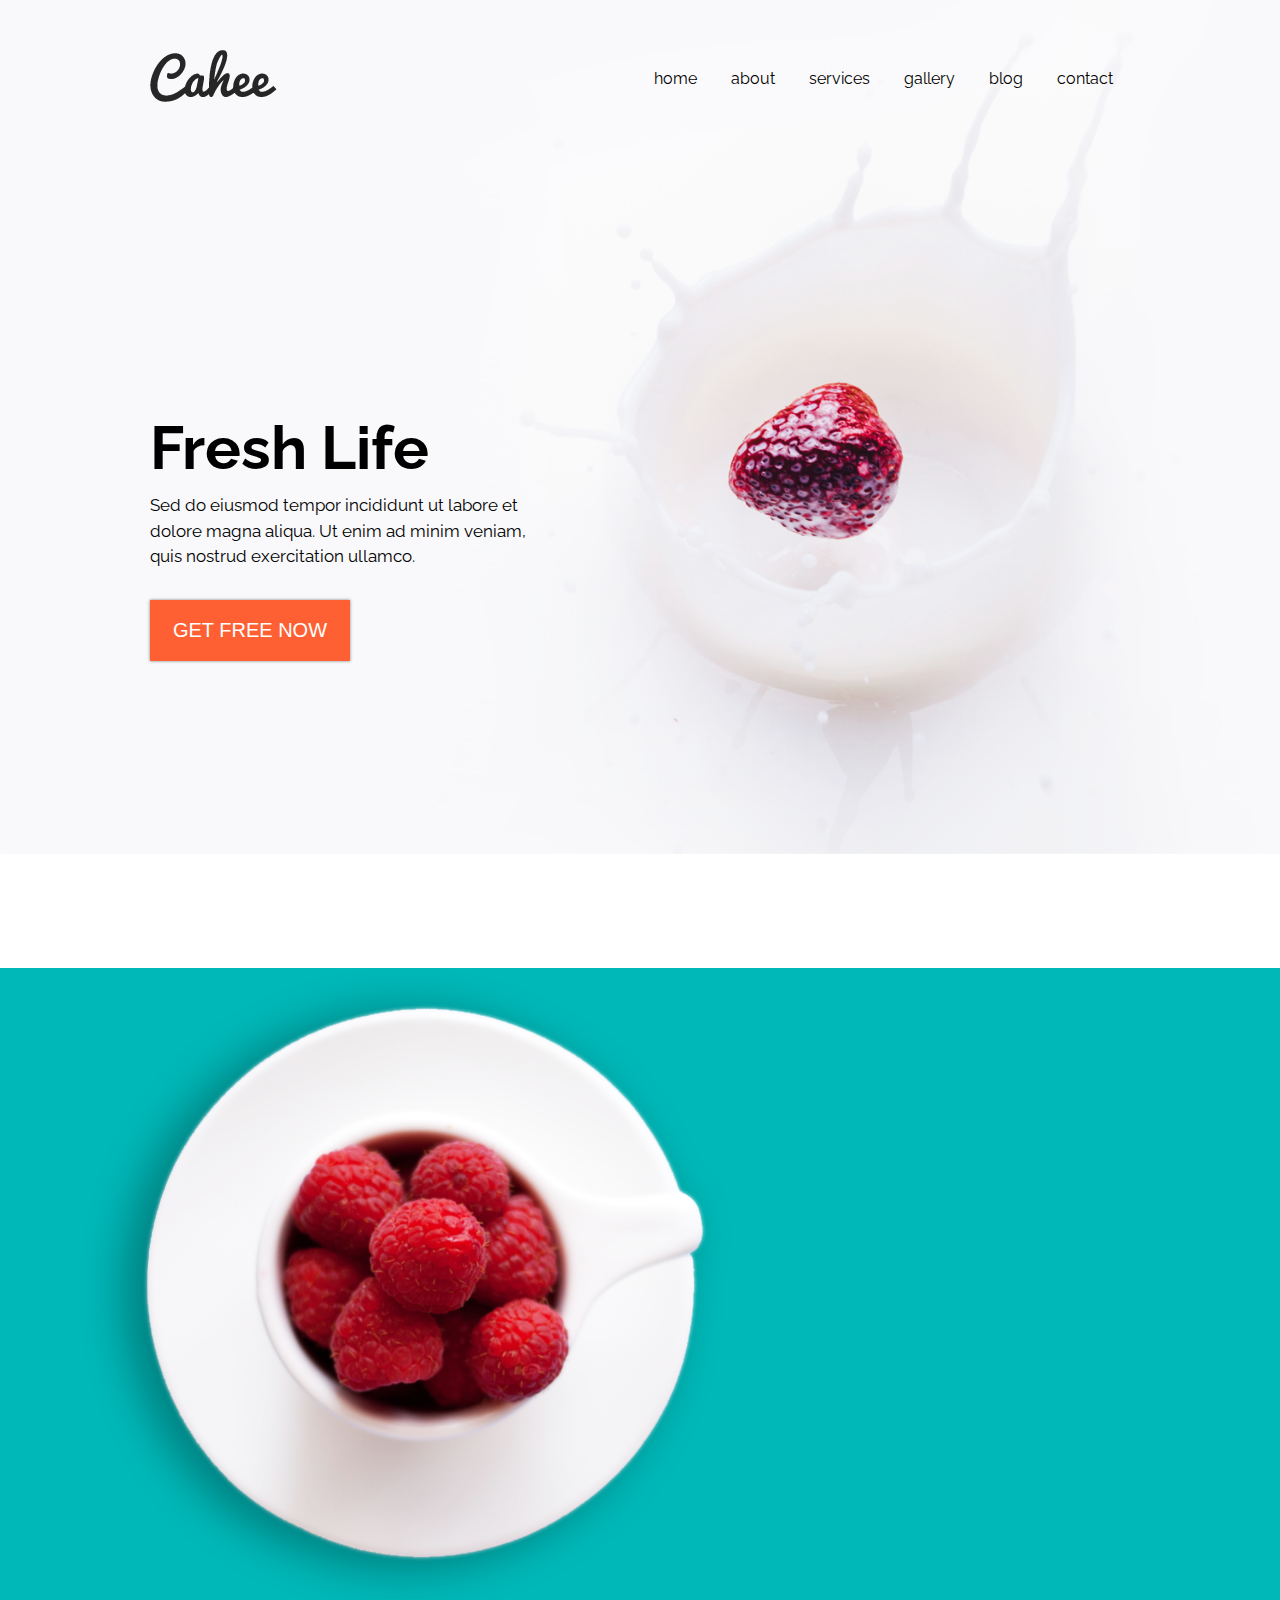
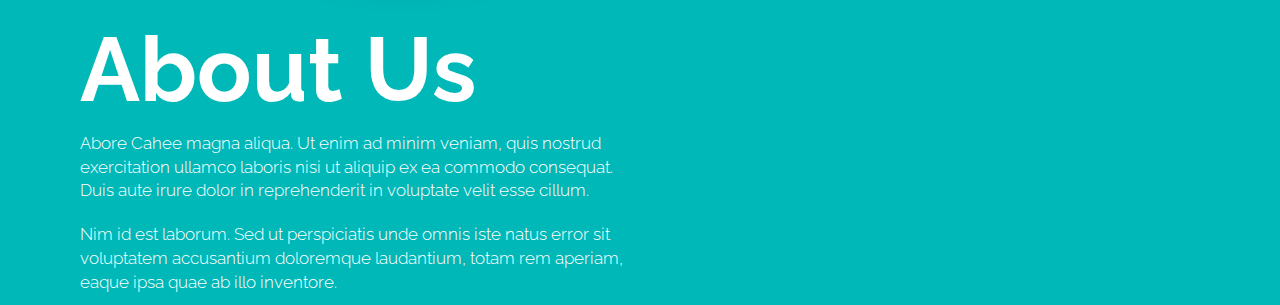
<file: hwPart1/index.html>
<!DOCTYPE html>
<html lang="en">
<head>
    <meta charset="UTF-8">
    <link rel="preconnect" href="https://fonts.googleapis.com">
    <link rel="preconnect" href="https://fonts.gstatic.com" crossorigin>
    <link href="https://fonts.googleapis.com/css2?family=Raleway:wght@300;400;700&display=swap" rel="stylesheet">
    <link rel="stylesheet" href="src/styles/stylesheet.css">
    <title>Cahee</title>
</head>
<body>
    <header class="cahee-head">
        <a class="cahee-head_logo-link" href="#"><img src="src/img/logo.png" alt="logo"></a>
        <nav class="cahee-head__navigation">
            <ul class="cahee-head__list">
                <li class="cahee-head__item"><a href="#home" class="cahee-head__item_list">home</a></li>
                <li class="cahee-head__item"><a href="#about" class="cahee-head__item_list">about</a></li>
                <li class="cahee-head__item"><a href="#services" class="cahee-head__item_list">services</a></li>
                <li class="cahee-head__item"><a href="#gallery" class="cahee-head__item_list">gallery</a></li>
                <li class="cahee-head__item"><a href="#blog" class="cahee-head__item_list">blog</a></li>
                <li class="cahee-head__item"><a href="#contact" class="cahee-head__item_list">contact</a></li>
            </ul>
        </nav>
    </header>
    <main class="cahee-content" id="home">
        <div class="cahee-content__all-blocks">
            <h1 class="cahee-content__title">fresh life</h1>
            <div class="cahee-content__text-wrap"><p>Sed do eiusmod tempor incididunt ut labore et dolore magna aliqua. Ut enim ad minim veniam, quis nostrud exercitation ullamco.</p></div>
            <button class="cahee-content__button">get free now</button>
        </div>
        <div class="cahee-content__blue-box">
            <div class="cahee-content__img-wrapper">
                <img src="src/img/berry.png" alt="berry">
            </div>
            <div class="text-container" id="about">
                <h1 class="cahee-content__title_bottom">about us</h1>
                <div class="cahee-footer__text-wrap_bottom">
                    <p>Abore Cahee magna aliqua. Ut enim ad minim veniam, quis nostrud exercitation ullamco laboris nisi ut aliquip ex ea commodo consequat. Duis aute irure dolor in reprehenderit in voluptate velit esse cillum.</p>
                    <p>Nim id est laborum. Sed ut perspiciatis unde omnis iste natus error sit voluptatem accusantium doloremque laudantium, totam rem aperiam, eaque ipsa quae ab illo inventore.</p>
                </div>
            </div>
        </div>
    </main>
</body>
</html>
</file>
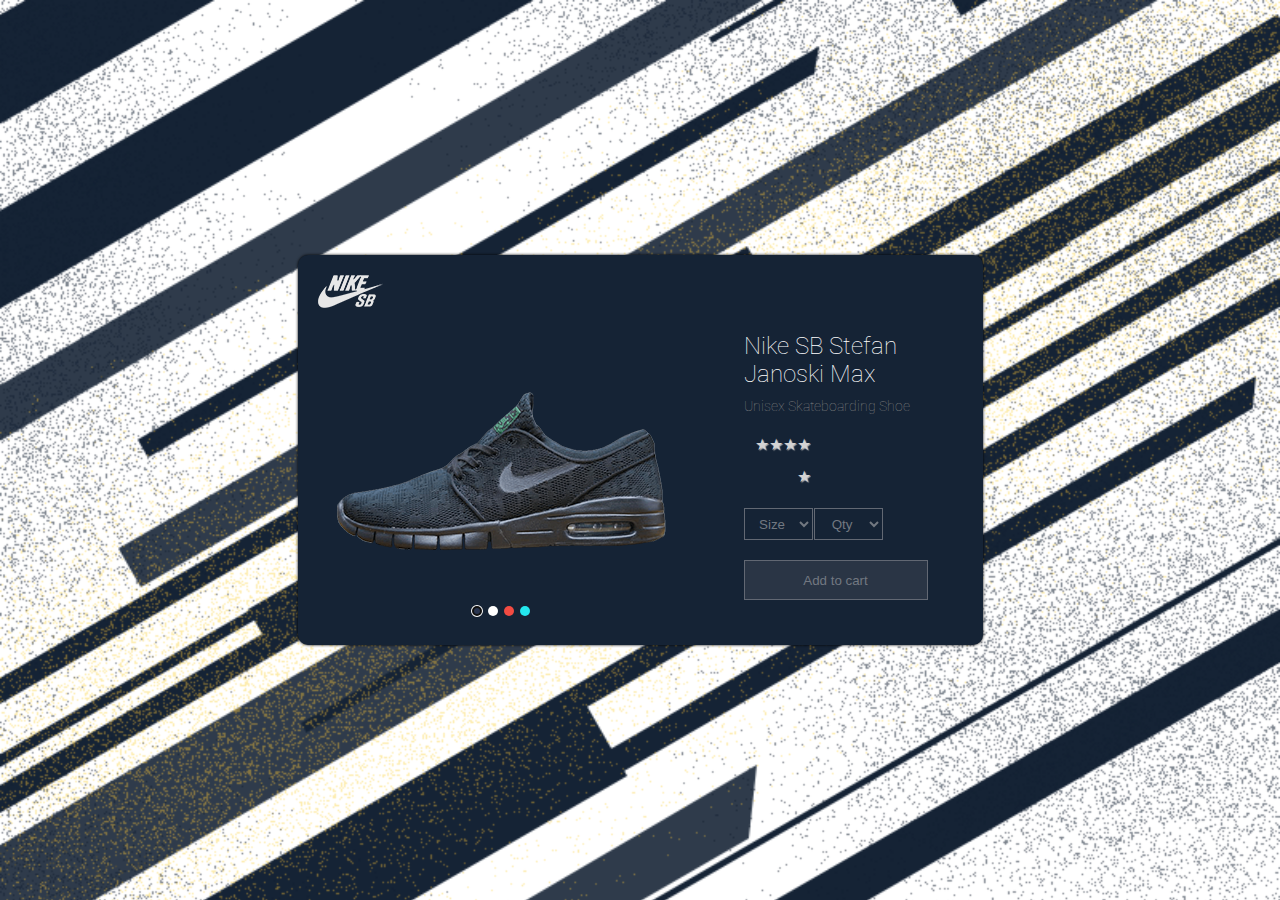
<file: hwPart2/index.html>
<!DOCTYPE html>
<html lang="en">
<head>
    <meta charset="UTF-8">
    <link rel="preconnect" href="https://fonts.googleapis.com">
    <link rel="preconnect" href="https://fonts.gstatic.com" crossorigin>
    <link href="https://fonts.googleapis.com/css2?family=Roboto:wght@100;400;700&display=swap" rel="stylesheet">
    <link rel="stylesheet" href="src/styles/stylesheet.css">
    <title>Nike</title>
</head>
<body>
    <main class="nike">
        <article class="nike__product-block">
            <a href="#" class="nike__img-wrapper">
                <img src="src/img/logo.png" alt="nike-logo">
            </a>
            <div class="nike__product">
                <div class="nike__product_img-block">
                    <div class="nike__product_img-wrapper">
                        <img src="src/img/Nike-SB-Stefan-Janoski-Max.png" alt="boots">
                    </div>
                    <ul class="nike__product_img-block_list">
                        <li class="nike__product_img-block_item">
                            <button autofocus class="nike__btn nike__btn-color_1"></button>
                        </li>
                        <li class="nike__product_img-block_item">
                            <button class="nike__btn nike__btn-color_2"></button>
                        </li>
                        <li class="nike__product_img-block_item">
                            <button class="nike__btn nike__btn-color_3"></button>
                        </li>
                        <li class="nike__product_img-block_item">
                            <button class="nike__btn nike__btn-color_4"></button>
                        </li>
                    </ul>
                </div>
                <div class="nike__product_inform">
                    <h1 class="nike__inform_title">Nike SB Stefan Janoski Max</h1>
                    <div class="nike__product_inform_text-wrap">
                        <span>Unisex Skateboarding Shoe</span>
                    </div>
                    <form action="#" class="nike__product_inform_form">
                        <div class="nike__product_inform_rating">
                            <input type="radio" id="star-5" name="rating" value="5">
                            <label for="star-5" title="Оценка «5»"></label>	
                            <input type="radio" id="star-4" name="rating" value="4">
                            <label for="star-4" title="Оценка «4»"></label>    
                            <input type="radio" id="star-3" name="rating" value="3">
                            <label for="star-3" title="Оценка «3»"></label>  
                            <input type="radio" id="star-2" name="rating" value="2">
                            <label for="star-2" title="Оценка «2»"></label>    
                            <input type="radio" id="star-1" name="rating" value="1">
                            <label for="star-1" title="Оценка «1»"></label>
                        </div>
                        <div class="nike__product_inform_select">
                            <select name="Size" id="size" class="nike__product_inform_form_size">
                                <option>Size</option>
                                <option value="33-36">33-36</option>
                                <option value="37-40">37-40</option>
                                <option value="41-44">41-44</option>
                                <option value="45-48">45-48</option>
                            </select>
                            <select name="Qty" id="qty" class="nike__product_inform_form_qty">
                                <option>Qty</option>
                                <option value="1">1</option>
                                <option value="2">2</option>
                                <option value="3">3</option>
                                <option value="4">4</option>
                                <option value="5">5</option>
                                <option value="6">6</option>
                            </select>
                        </div>
                        <button type="submit" class="nike__product_inform_form_button">
                            Add to cart
                        </button>
                    </form>
                </div>
            </div>
        </article>
    </main>
</body>
</html>
</file>
<file: hwPart1/src/styles/stylesheet.css>
* {
    margin: 0;
    padding: 0;
    box-sizing: border-box;
}

img {
    max-width: 100%;
}

body {
    font-family: 'Raleway', sans-serif;
    background-image: url(../img/back-img.png);
    background-size: contain;
    background-repeat: no-repeat;
    background-position: top center;
}

.cahee-head {
    display: flex;
    flex-wrap: wrap;
    justify-content: space-between;
    align-items: center;
    padding: 50px 150px 0;
}

.cahee-head__list {
    display: flex;
    flex-wrap: wrap;
    list-style: none;
}

.cahee-head__item {
    padding: 0 17px;
}

.cahee-head__item_list {
    text-decoration: none;
    color: black;
}

.cahee-head__item_list:focus, .cahee-head__item_list:active {
    border-top: 3px solid orange;
}

.cahee-content__all-blocks {
    margin: 0 150px;
}

.cahee-content__title {
    font-size: 60px;
    text-transform: capitalize;
    max-width: 100%;
    padding-bottom: 10px;
}

.cahee-content__text-wrap {
    width: 380px;
    line-height: 1.5;
    font-size: 17px;
    max-width: 100%;
    margin-bottom: 30px;
}

.cahee-content__button {
    border: 0;
    background-color: #FF6033;
    width: 200px;
    padding: 19px 0;
    color: white;
    font-size: 20px;
    text-transform: uppercase;
    box-shadow: 0px 0px 3px grey;
    max-width: 100%;
    cursor: pointer;
}

.cahee-content__all-blocks {
    padding: 24% 0;
}

.cahee-content__blue-box {
    background-color: #00B8B8;
    display: flex;
    flex-wrap: wrap;
    align-items: center;
    justify-content: space-between;
    padding: 0 80px;
}

.text-container {
    width: 550px;
    color: white;
}

.cahee-content__title_bottom {
    font-size: 90px;
    text-transform: capitalize;
}

.cahee-footer__text-wrap_bottom {
    font-size: 17px;
    line-height: 1.4;
    font-weight: 300;
}

.cahee-footer__text-wrap_bottom p {
    padding: 10px 0;
}
</file>
<file: hwPart2/src/styles/stylesheet.css>
* {
    margin: 0;
    padding: 0;
    box-sizing: border-box;
}

img {
    max-width: 100%;
}

body {
    font-family: 'Roboto', sans-serif;
}

.nike {
    background-image: url(../img/background.png);
    background-repeat: no-repeat;
    background-size: cover;
    display: flex;
    flex-wrap: wrap;
    min-height: 100vh;
    align-items: center;
    justify-content: center;
}

.nike__product-block {
    background-color: #152335;
    height: 390px;
    max-height: 390px;
    width: 685px;
    border-radius: 10px;
    box-shadow: 0 0 3px black;
    max-width: 100%;
}

.nike__img-wrapper img {
    padding: 20px 0 0 20px;
}

.nike__product {
    display: flex;
    justify-content: space-around;
    align-items: flex-start;
    padding-top: 20px;
}

.nike__product_img-wrapper {
    padding: 60px 0 45px;
}

.nike__product_img-block_item{
    padding: 0 3px;
}

.nike__product_inform {
    display: flex;
    flex-direction: column;
    justify-content: center;
}

.nike__product_inform_select {
    display: flex;
    flex-wrap: wrap;
}

.nike__inform_title {
    max-width: 200px;
    font-size: 24px;
    font-weight: 100;
    color: white;
}

.nike__product_inform_text-wrap {
    padding-top: 10px;
    font-size: 14px;
    font-weight: 100;
    color: grey;
}

.nike__btn {
    height: 10px;
    width: 10px;
    border-radius: 50%;
    border: 1px solid transparent;
}

.nike__btn-color_1 {
    background-color: #293550;
}

.nike__btn-color_2 {
    background-color: #FFFFFF;
}

.nike__btn-color_3 {
    background-color: #F34B42;
}

.nike__btn-color_4 {
    background-color: #24E7EE;
}

.nike__btn:focus {
    border: 1px solid #90959D;
}

.nike__product_img-block {
    display: flex;
    flex-direction: column;
    align-items: center;
}

.nike__product_inform_rating {
	overflow: hidden;
    max-width: 67px;
    padding: 15px 0;
}

.nike__product_inform_form_size, .nike__product_inform_form_qty {
    height: 32px;
    width: 69px;
    text-align: center;
    margin-right: 1px;
    background: none;
    border: 1px solid #626873;
    color: #727881;
}

.nike__product_inform_select {
    padding-bottom: 20px;
}

.nike__product_inform_form_button {
    height: 40px;
    width: 184px;
    background-color: #2A3545;
    border: 1px solid #626873;
    color: #727881;
    cursor: pointer;
}

.nike__product_img-block_list {
    list-style: none;
    display: flex;
}

.nike__product_inform_rating:not(:checked) > input {
	display: none;
}

.nike__product_inform_rating:not(:checked) > label {
    float: right;
	padding: 0;
	cursor: pointer;
	font-size: 16px;
	line-height: 32px;
	color: lightgrey;
	text-shadow: 1px 1px 1px #bbb;
}

.nike__product_inform_rating:not(:checked) > label:before {
	content: '★';
}

.nike__product_inform_rating > input:checked ~ label {
	color: gold;
	text-shadow: 1px 1px #c60;
}

.nike__product_inform_rating:not(:checked) > label:hover,
.nike__product_inform_rating:not(:checked) > label:hover ~ label {
	color: gold;
}

.nike__product_inform_rating > input:checked + label:hover,
.nike__product_inform_rating > input:checked + label:hover ~ label,
.nike__product_inform_rating > input:checked ~ label:hover,
.nike__product_inform_rating > input:checked ~ label:hover ~ label,
.nike__product_inform_rating > label:hover ~ input:checked ~ label {
	color: gold;
	text-shadow: 1px 1px goldenrod;
}

.nike__product_inform_rating > label:active {
	position: relative;
}
</file>
